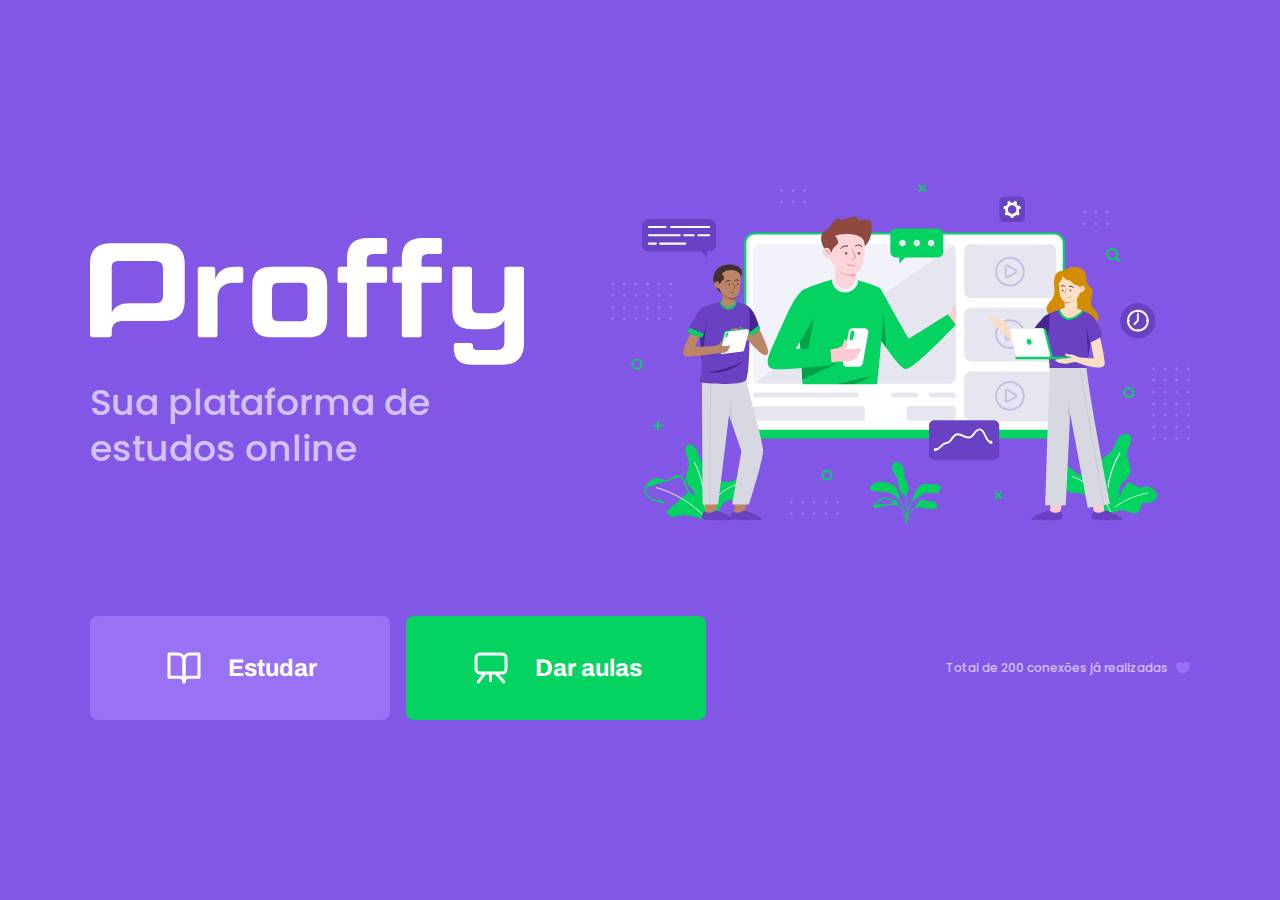
<file: index.html>
<!DOCTYPE html>
<html lang="pt-br"> <!-- lang é um atributo-->
<head>
    <meta charset="UTF-8">
    <meta name="viewport" content="width=device-width, initial-scale=1.0">
    <meta name="theme-color" content="8257E5">

    <title>Proffy | Sua plataforma de estudos online</title>

    <link rel="shortcut icon" href="/images/favicon.png" type="image/png">

    <link href="../styles/style.css" rel="stylesheet">
    <link href="/styles/partials/page-landing.css" rel="stylesheet">

    <link href="https://fonts.googleapis.com/css2?family=Archivo:wght@400;700&amp;family=Poppins:wght@400;600&amp;display=swap" rel="stylesheet">

</head>
<body id="page-landing">

    <div id="container">
        <div class="logo-container">
            <img src="../images/logo.svg" alt="Proffy">
            <h2>Sua plataforma de estudos online</h2>
        </div>
        
        <img class="hero-image" src="/images/landing.svg" alt="Plataforma de estudos">

        <div class="buttons-container">
            <a class="study" href="/study.html">
                <img src="/images/icons/study.svg" alt="Estudar">
                Estudar
            </a>
            <a class="give-classes" href="/give-classes.html">
                <img src="/images/icons/give-classes.svg" alt="Dar aulas">
                Dar aulas
            </a>
        </div>

        <p class="total-connections">
            Total de 200 conexões já realizadas
            <img src="/images/icons/purple-heart.svg" alt="Coraão roxo">
        </p>
    </div>

    
</body>
</html>
</file>
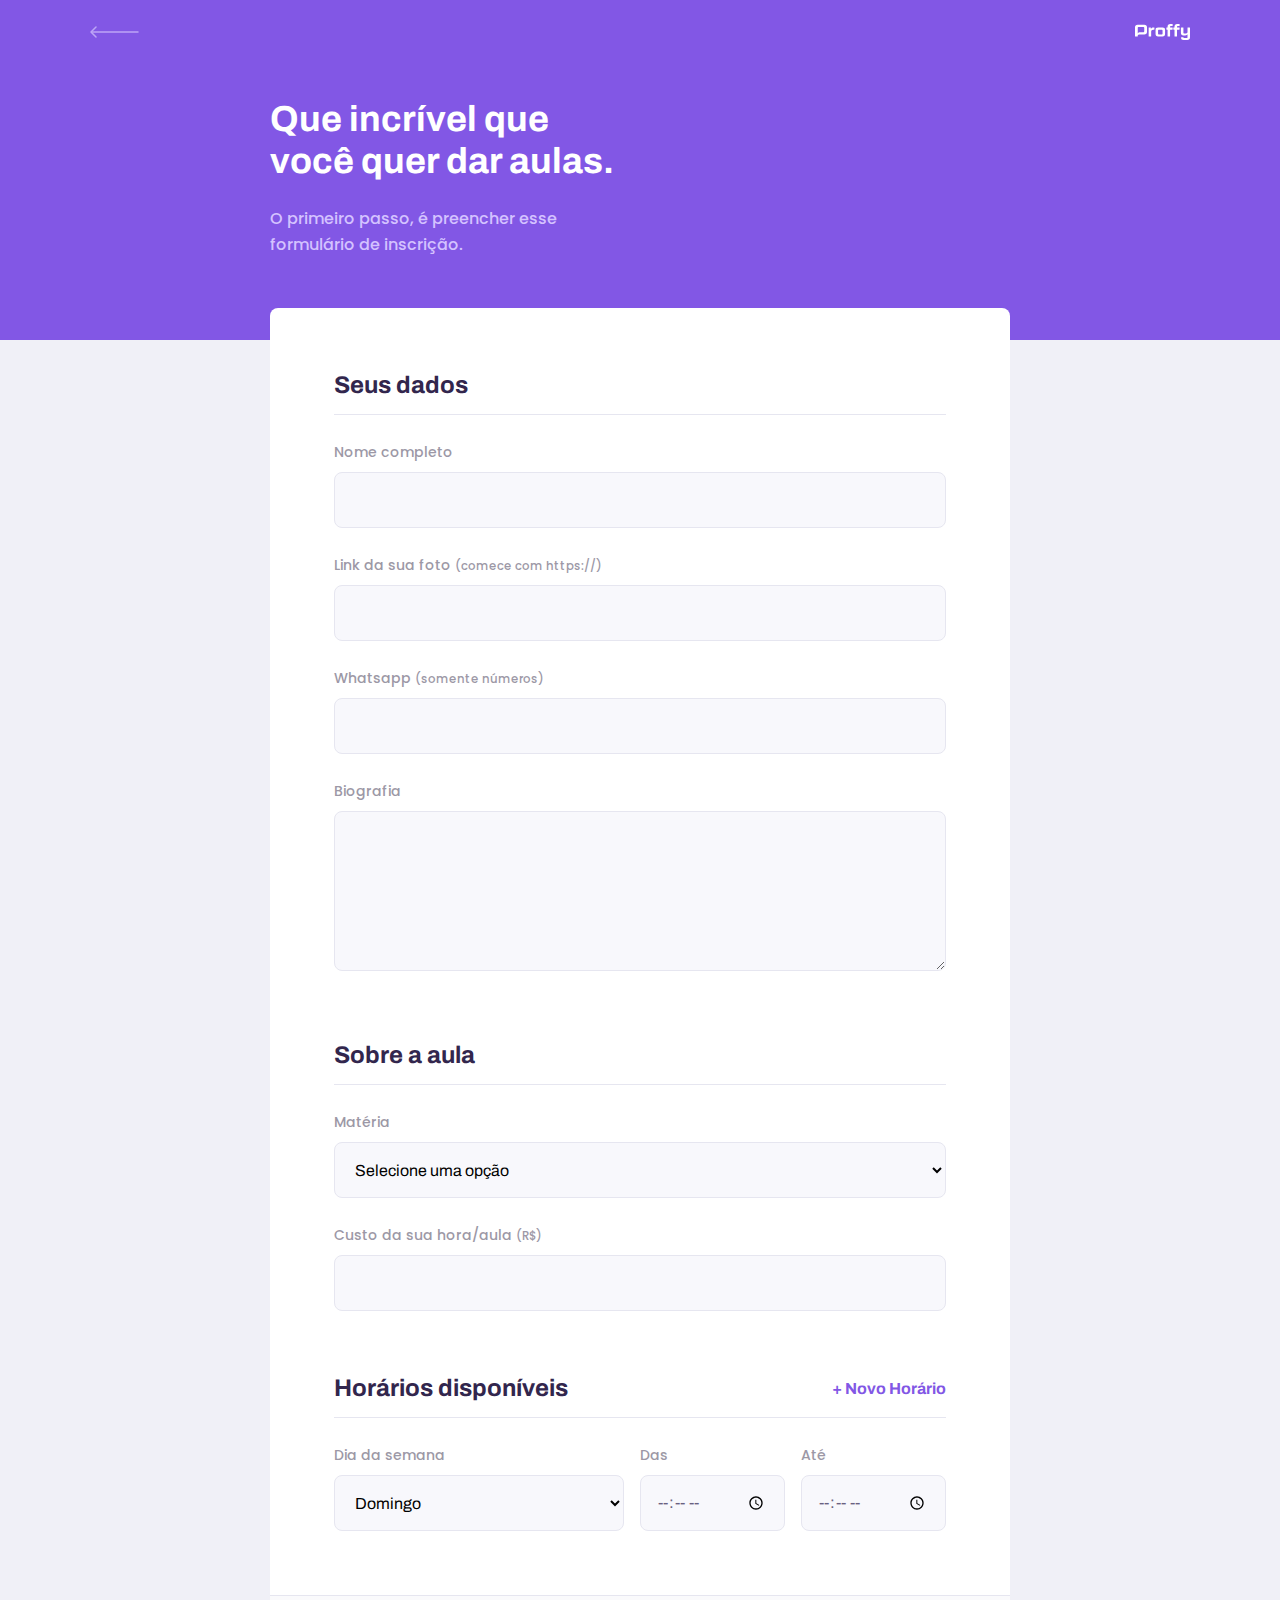
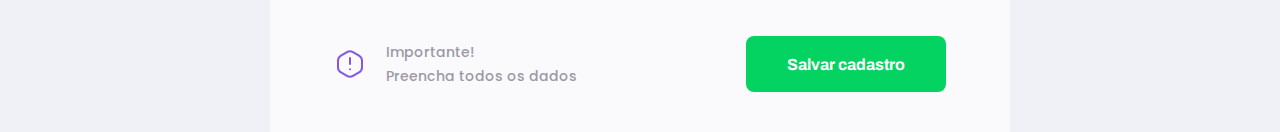
<file: give-classes.html>
<!DOCTYPE html>
<html lang="pt-br"> <!-- lang é um atributo-->
<head>
    <meta charset="UTF-8">
    <meta name="viewport" content="width=device-width, initial-scale=1.0">
    <title>Proffy | Sua plataforma de estudos online</title>
    <link href="../styles/style.css" rel="stylesheet">
    <link href="/styles/partials/header.css" rel="stylesheet">
    <link href="/styles/partials/forms.css" rel="stylesheet">
    <link href="/styles/partials/page-give-classes.css" rel="stylesheet">

    <link href="https://fonts.googleapis.com/css2?family=Archivo:wght@400;700&amp;family=Poppins:wght@400;600&amp;display=swap" rel="stylesheet">

    <script src="/scripts/addField.js" defer></script>
</head>
<body id="page-give-classes">

    <div id="container">
        <header class="page-header">
            <div class="top-bar-container">
                <a href="/">
                    <img src="/images/icons/back.svg" alt="Voltar">
                </a>
                <img src="/images/logo.svg" alt="Proffy">
            </div>

            <div class="header-content">
                <strong>Que incrível que você quer dar aulas.</strong>
                <p>O primeiro passo, é preencher esse formulário de inscrição.</p>
            </div>
        </header>
        
        <main>
            <form action="" id="create-class">
                <fieldset>
                    <legend>Seus dados</legend>

                    <div class="input-block">
                        <label for="name">Nome completo</label>
                        <input name="name" id="name" required>
                    </div>
                    <div class="input-block">
                        <label for="avatar">Link da sua foto <small>(comece com https://)</small></label>
                        <input name="avatar" id="avatar" type="url" required>
                    </div>
                    <div class="input-block">
                        <label for="whatsapp">Whatsapp <small>(somente números)</small></label>
                        <input name="whatsapp" id="whatsapp" type="number" required>
                    </div>
                    <div class="textarea-block">
                        <label for="bio">Biografia</label>
                        <textarea name="bio" id="bio" required></textarea>
                    </div>
          
                </fieldset>

                <fieldset>
                    <legend>Sobre a aula</legend>
                    <div class="select-block">
                        <label for="subject">Matéria</label>
                        <select name="subject" id="subject" required>
                            <option value="">Selecione uma opção</option>
                            <option value="" disabled="" hidden="">Selecione uma opção</option>
                            <option value="1">Artes</option>
                            <option value="2">Biologia</option>
                            <option value="3">Ciências</option>
                            <option value="4">Educação física</option>
                            <option value="5">Física</option>
                            <option value="6">Geografia</option>
                            <option value="7">História</option>
                            <option value="8">Matemática</option>
                            <option value="9">Português</option>
                            <option value="10">Química</option>
                        </select>
                    </div>

                    <div class="input-block">
                        <label for="cost">Custo da sua hora/aula
                            <small>(R$)</small>
                        </label>
                        <input type="cost" id="cost" type="number" required>
                    </div>
                </fieldset>

                <fieldset id="schedule-items">
                    <legend>Horários disponíveis
                        <button type="button" id="add-time">+ Novo Horário</button>
                    </legend>

                    <div class="schedule-item">

                        <div class="select-block">
                            <label for="weekday">Dia da semana</label>
                            <select name="weekday[]" id="weekday" required>
                                <option value="" disabled="" hidden="">Selecione uma opção</option>
                                <option value="0">Domingo</option>
                                <option value="1">Segunda-feira</option>
                                <option value="2">Terça-feira</option>
                                <option value="3">Quarta-feira</option>
                                <option value="4">Quinta-feira</option>
                                <option value="5">Sexta-feira</option>
                                <option value="6">Sábado</option>
                            </select>
                        </div>

                        <div class="input-block">
                            <label for="time_from">Das</label>
                            <input type="time" name="time_from[]" required>
                        </div>

                        <div class="input-block">
                            <label for="time_from">Até</label>
                            <input type="time" name="time_from[]" required>     
                        </div>
                    </div>
                </fieldset>
            </form>

            <footer>
                <p>
                    <img src="/images/icons/warning.svg" alt="Aviso importante">
                    Importante! <br> Preencha todos os dados
                </p>
                <button type="submit" form="create-class">Salvar cadastro</button>
            </footer>

        </main>
    </div>
    
</body>
</html>
</file>
<file: styles/style.css>
:root {
    --color-background: #F0F0F7;
    --color-primary-lighter: #9871F5;
    --color-primary-light: #916BEA;
    --color-primary: #8257E5;
    --color-primary-dark: #774DD6;
    --color-primary-darker: #6842C2;
    --color-secondary: #04D361;
    --color-secondary-dark: #04BF58;
    --color-title-in-primary: #FFFFFF;
    --color-text-in-primary: #D4C2FF;
    --color-text-title: #32264D;
    --color-text-complement: #9C98A6;
    --color-text-base: #6A6180;
    --color-line-in-white: #E6E6F0;
    --color-input-background: #F8F8FC;
    --color-button-text: #FFFFFF;
    --color-box-base: #FFFFFF;
    --color-box-footer: #FAFAFC;
    --color-small-info: #C1BCCC;
    font-size: 60%;
}

* {
    margin: 0;
    padding: 0;
    box-sizing: border-box;
}

html, body {
    height: 100vh;
}

body {
    background-color: var(--color-background);
    display: flex;
    align-items: center;
    justify-content: center;
}

body, input, button, textarea {
    /* font: 500 1.6rem Poppins; */
    font-weight: 500;
    font-family: Poppins;
    font-size: 1.6rem;
    color: var(--color-text-base);
}

#container {
    width: 90vw;
    max-width: 700px;
}

@media (min-width: 700px) {
    :root {
        font-size: 62.5%;
    }
}
</file>
<file: styles/partials/page-landing.css>
#page-landing {
    background: var(--color-primary);
}

#page-landing #container {
    color: var(--color-text-in-primary);
}

.logo-container img {
    height: 127px;
}

.logo-container {
    text-align: center;
    margin-bottom: 3.2rem;
}

.logo-container h2 {
    font-weight: 500;
    font-size: 3.6rem;
    line-height: 4.6rem;
    margin-top: 0.8rem;;
}

.hero-image {
    width: 100%;
}

.buttons-container {
    display: flex;
    justify-content: center;
    margin: 3.2rem 0;
}

.buttons-container a {
    width: 30rem;
    height: 10.4rem;
    border-radius: 0.8rem;
    margin-right: 1.6rem;
    font: 700 2.4rem Archivo;
    display: flex;
    align-items: center;
    justify-content: center;
    text-decoration: none;
    transition: background-color 0.2s;
    color: var(--color-button-text);
}

.buttons-container a img {
    width: 4rem;
    margin-right: 2.4rem;
}

.buttons-container a.study {
    background-color: var(--color-primary-lighter);
}

.buttons-container a.study:hover {
    background-color: var(--color-primary-light);
}

.buttons-container a.give-classes {
    background-color: var(--color-secondary);
    margin-right: 0;
}

.buttons-container a.give-glasses:hover {
    background-color: var(--color-secondary-dark);
}

.total-connections {
    font-size: 1.8rem;
    display: flex;
    align-items: center;
    justify-content: center;
}

.total-connections img {
    margin-left: 0.8rem;
}

@media (max-width: 699px) {
    :root {
        font-size: 40%;
    }
}

@media (min-width: 1100px) {
    #page-landing #container {
        max-width: 1100px;
        display: grid;
        grid-template-columns: 2fr 1fr 2fr;
        grid-template-rows: 350px 1fr;
        grid-template-areas:
        "proffy image image"
        "button button texting";
        column-gap: 87px;
        row-gap: 86px;
    }

    .logo-container {
        grid-area: proffy;
        text-align: initial;
        align-self: center;
        margin: 0;
    }

    .logo-container img {
        height: 127px;
    }

    .hero-image {
        grid-area: image;
        height: 350px;
    }

    .buttons-container {
        grid-area: button;
        justify-content: flex-start;
        margin: 0;
    }

    .total-connections {
        grid-area: texting;
        justify-self: end;
        font-size: 1.2rem;
    }
}
</file>
<file: styles/partials/header.css>
.page-header {
    background-color: var(--color-primary);
    display: flex;
    flex-direction: column;
}

.page-header .top-bar-container {
    width: 90%;
    margin: 0 auto;
    display: flex;
    align-items: center;
    justify-content: space-between;
    padding: 1.6rem 0;
}

.page-header .top-bar-container a {
    height: 3.2rem;
    transition: opacity 0.2s;
}

.page-header .top-bar-container a:hover {
    opacity: 0.6;
}

.page-header .top-bar-container > img {
    height: 1.6rem;
}

.page-header .header-content {
    width: 90%;
    margin: 3.2rem auto;
    position: relative;
}

.page-header .header-content strong {
    font: 700 3.6rem Archivo;
    line-height: 4.2rem;
    color: var(--color-title-in-primary);
}

.page-header .header-content p {
    max-width: 30rem;
    font-size: 1.6rem;
    line-height: 2.6rem;
    color: var(--color-text-in-primary);
    margin-top: 2.4rem;
}

@media (min-width: 700px) {
    .page-header {
        height: 340px;
    }

    .page-header .top-bar-container {
        max-width: 1100px;
    }

    .page-header .header-content {
        max-width: 740px;
        margin: 0 auto;
        flex: 1 1;
        padding-bottom: 48px;
        display: flex;
        flex-direction: column;
        justify-content: center;
    }

    .page-header .header-content strong {
        max-width: 350px;
    }
}
</file>
<file: styles/partials/forms.css>
.select-block label, .input-block label, .textarea-block label {
    font-size: 1.4rem;
    color: var(--color-text-complement);
}

.input-block input, .select-block select, .textarea-block textarea {
    width: 100%;
    height: 5.6rem;
    margin-top: 0.8rem;
    border-radius: 0.8rem;
    background-color: var(--color-input-background);
    border: 1px solid var(--color-line-in-white);
    outline: 0;
    padding: 0 1.6rem;
    font: 1.6rem Archivo;
}

.textarea-block textarea {
    padding: 1.2rem 1.6rem;
    height: 16rem;
    resize: vertical;
}

.input-block, .textarea-block {
    position: relative;
}

.input-block:focus-within::after, .textarea-block:focus-within::after {
    content: "";
    width: calc(100% - 3.2rem);
    height:2px;
    background-color: var(--color-primary-light);
    position: absolute;
    left: 1.6rem;
    right: 1.6rem;
    bottom: 0px;
}
</file>
<file: styles/partials/page-give-classes.css>
#page-give-classes #container {
    width: 100vw;
    height: 100vh;
}

#page-give-classes .page-header .header-content {
    margin-bottom: 6.4rem;
}

#page-give-classes main {
    background-color: var(--color-box-base);
    width: 100%;
    max-width: 74rem;
    border-radius: .8rem;
    margin: -3.2rem auto 3.2rem;
    padding-top: 6.4rem;
}

#page-give-classes fieldset {
    border: none;
    padding: 0 2.4rem;
}

#page-give-classes fieldset legend {
    font: 700 2.4rem Archivo;
    color: var(--color-text-title);
    margin-bottom: 2.4rem;
    display: flex;
    align-items: center;
    justify-content: space-between;
    width: 100%;
    padding-bottom: 1.6rem;
    border-bottom: 1px solid var(--color-line-in-white);
}

#page-give-classes fieldset legend button {
    background: none;
    border: 0;
    color: var(--color-primary);
    font: 700 1.6rem Archivo;
    cursor: pointer;
    transition: 0.2;
}

#page-give-classes fieldset legend button:hover {
    color: var(--color-primary-dark);
}

#page-give-classes fieldset+fieldset {
    margin-top: 6.4rem;
}

#page-give-classes .input-block+.input-block,
#page-give-classes .input-block+.textarea-block,
#page-give-classes .select-block+.input-block {
    margin-top: 2.4rem;
}

#page-give-classes main footer {
    padding: 4rem 2.4rem;
    background-color: var(--color-box-footer);
    border-top: 1px solid var(--color-line-in-white);
    margin-top: 6.4rem;
}

#page-give-classes main footer p {
    display: flex;
    align-items: center;
    justify-content: center;
    font-size: 1.4rem;
    line-height: 2.4rem;
    color: var(--color-text-complement);
}

#page-give-classes main footer p img {
    margin-right: 2rem;
}

#page-give-classes main footer button {
    width: 100%;
    height: 5.6rem;
    background-color: var(--color-secondary);
    color: var(--color-button-text);
    border: 0;
    border-radius: .8rem;
    cursor: pointer;
    font: 700 1.6rem Archivo;
    display: flex;
    align-items: center;
    justify-content: center;
    text-decoration: none;
    transition: 0.2s;
    margin-top: 3.2rem;
}

#page-give-classes main footer button:hover {
    background-color: var(--color-secondary-dark);
}

.schedule-item+.schedule-item {
    margin-top: 3.2rem;
    padding-top: 3.2rem;
    border-top: 1px solid var(--color-line-i-white);
}

@media (min-width: 700px) {
    #page-give-classes #container {
        max-width: 100vw;
    }

    #page-give-classes .page-header .header-content {
        margin-bottom: 0;
    }

    #page-give-classes main fieldset {
        padding: 0 64px;
    }

    .schedule-item {
        display: grid;
        grid-template-columns: 2fr 1fr 1fr;
        column-gap: 1.6rem;
    }

    #page-give-classes #schedule-items .select-block+.input-block,
    #page-give-classes #schedule-items .input-block+.input-block {
        margin-top: 0;
    }

    #page-give-classes main footer {
        padding: 40px 64px;
        display: flex;
        align-items: center;
        justify-content: space-between;
    }

    #page-give-classes main footer button {
        margin-top: 0;
        width: 200px;
    }
}
</file>
